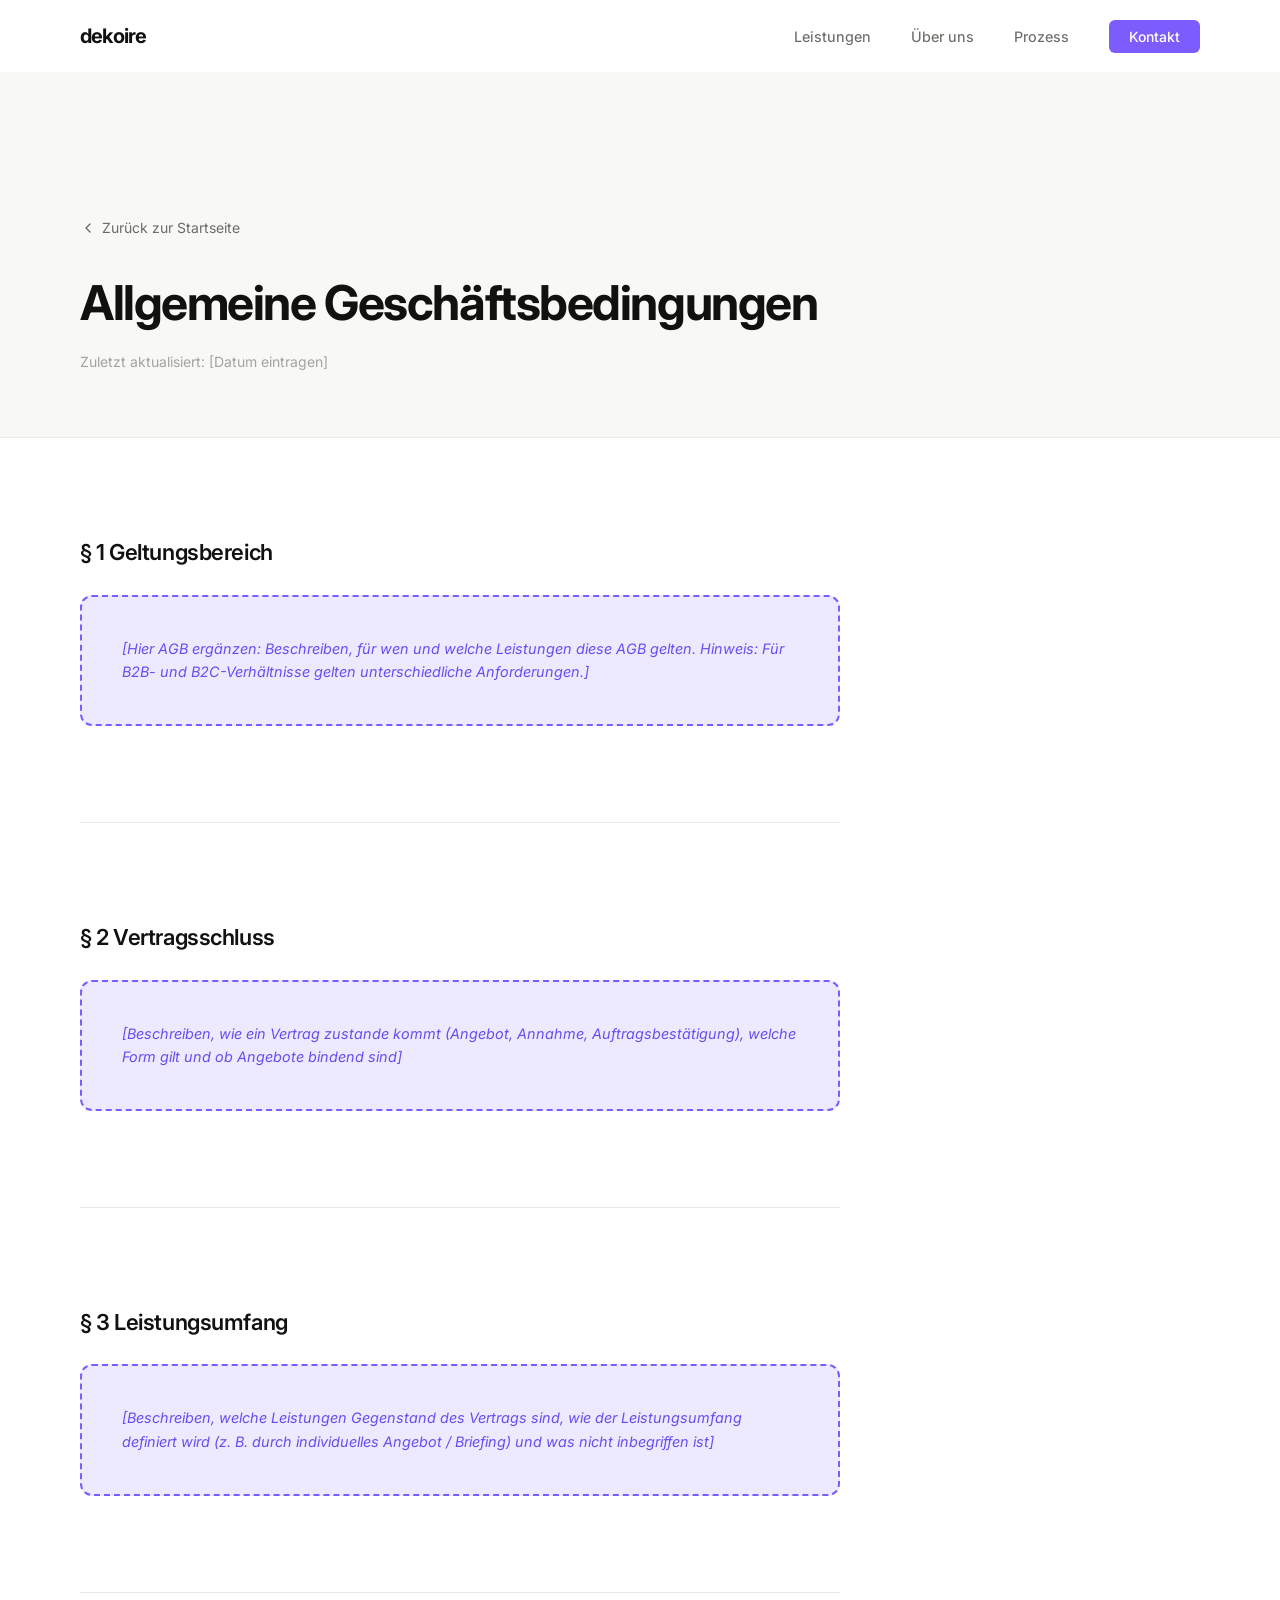
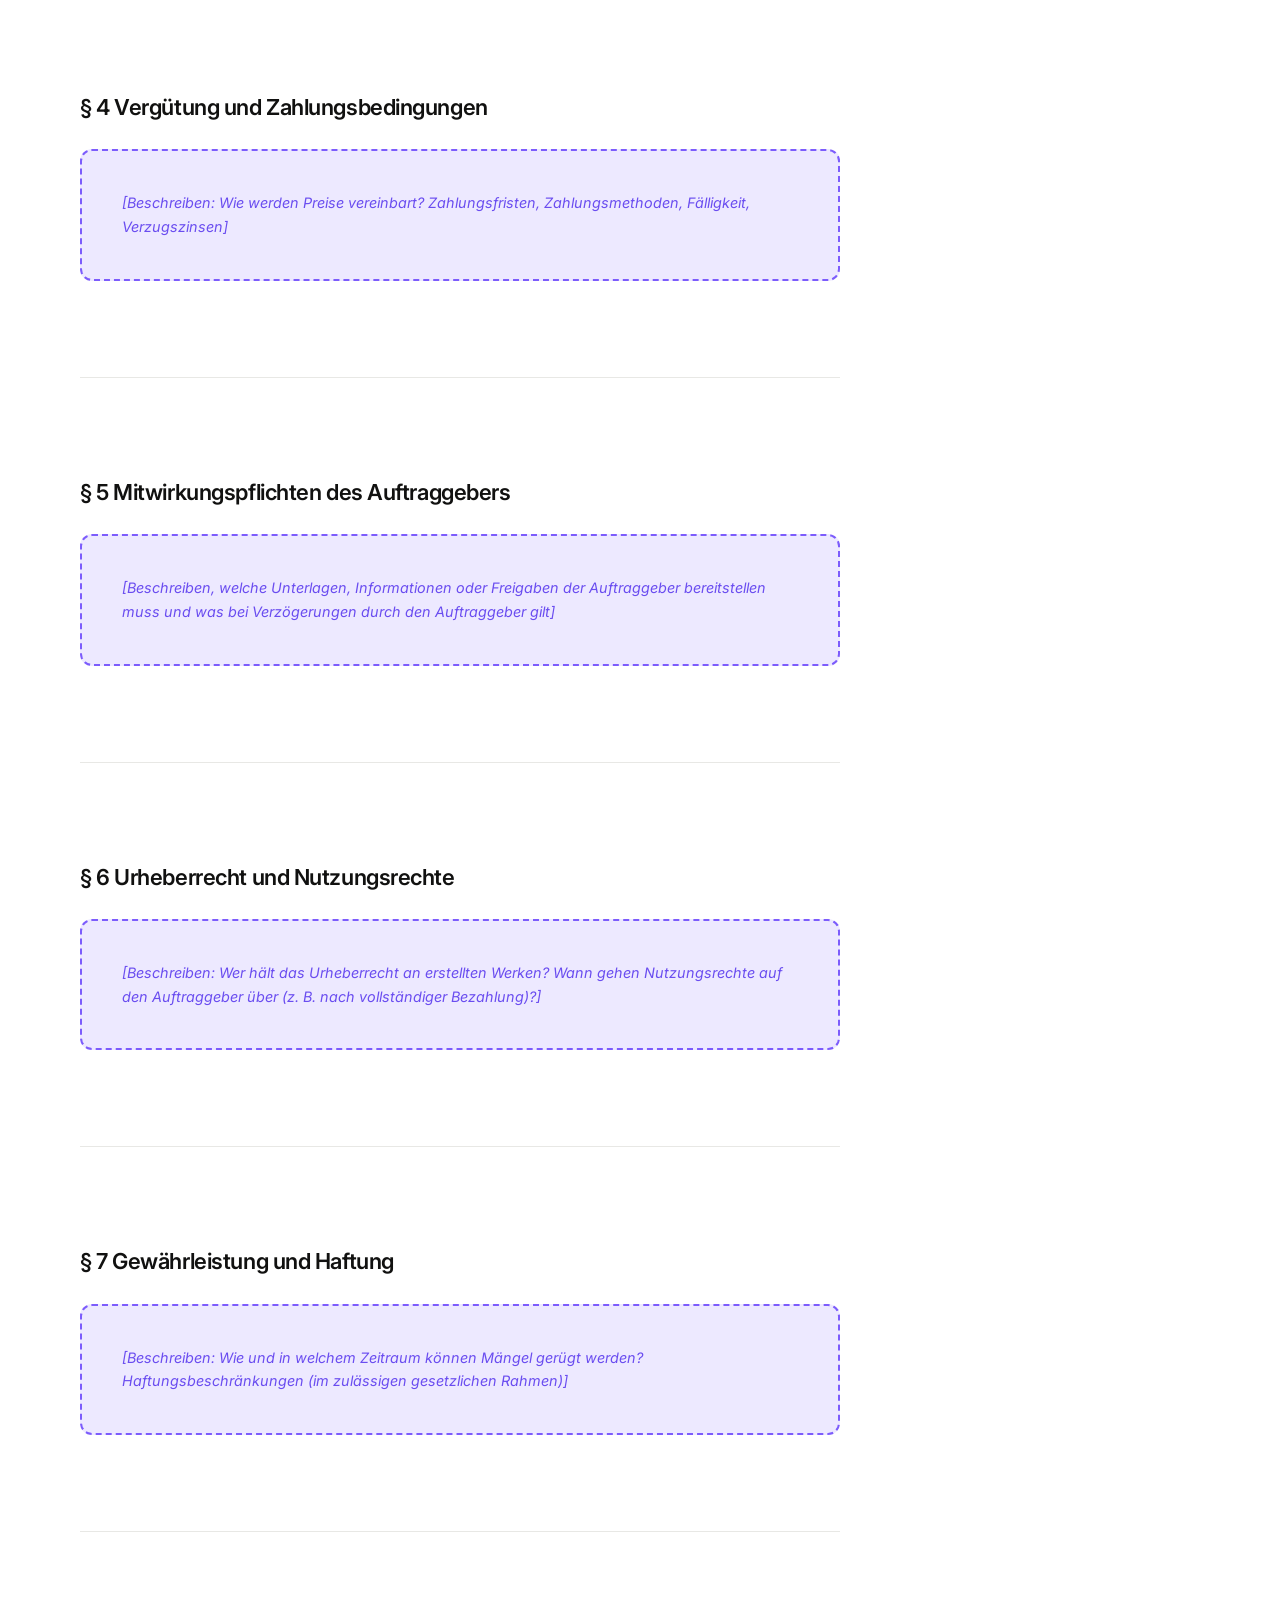
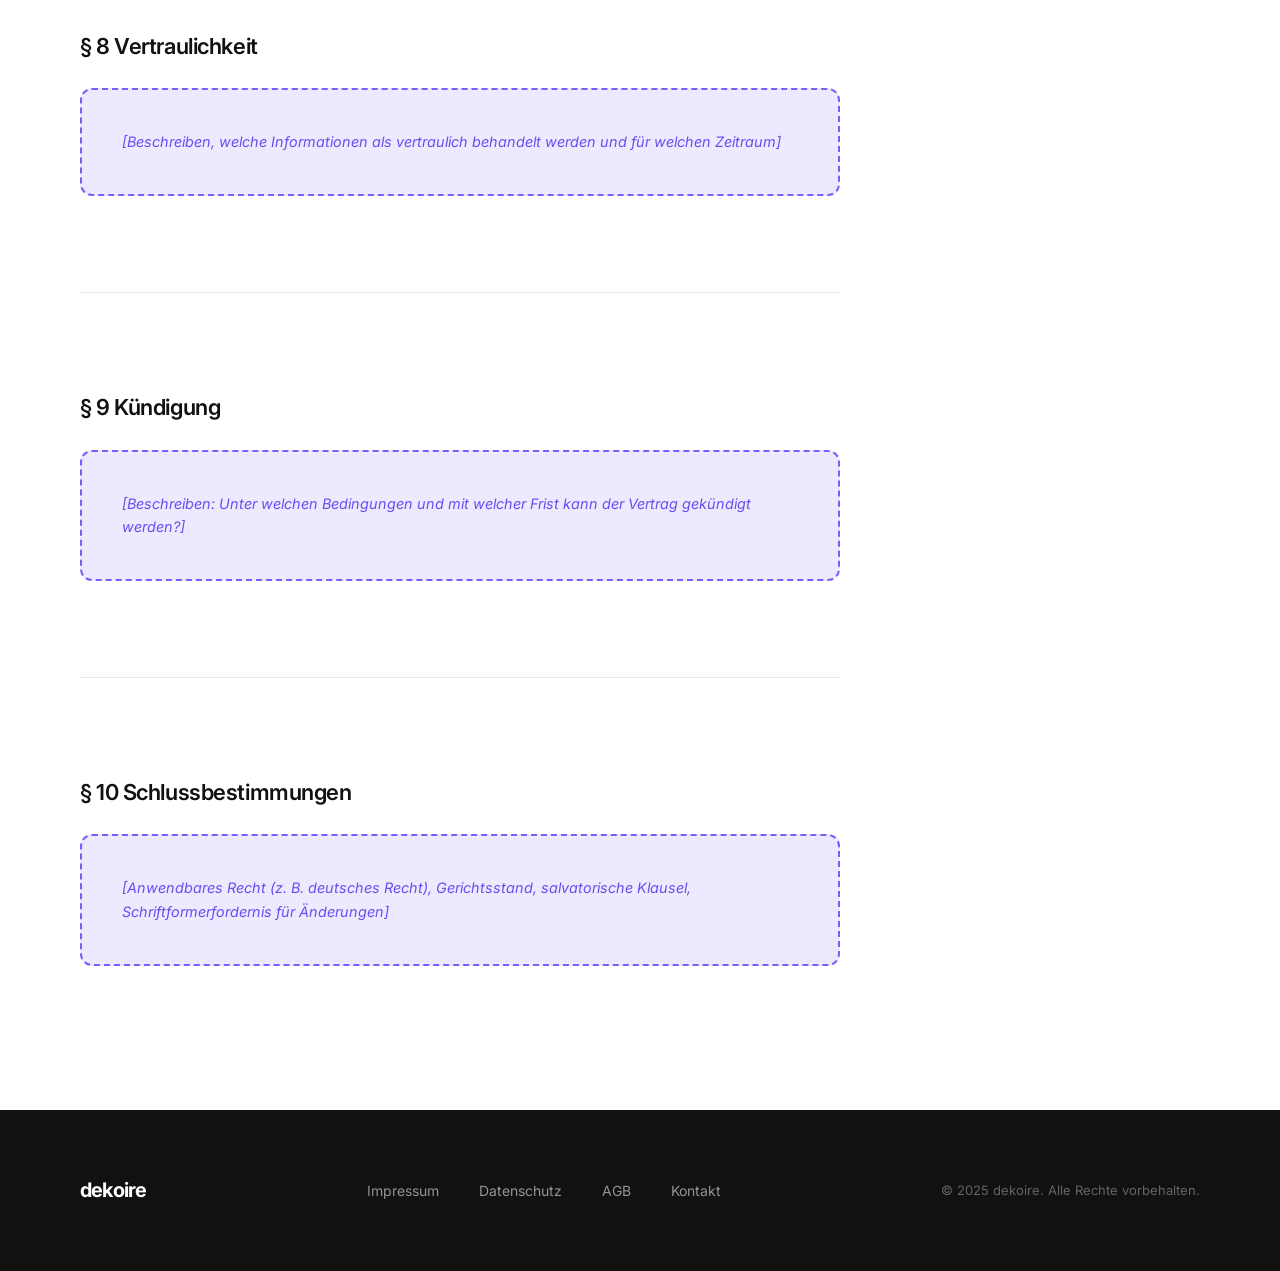
<file: agb.html>
<!DOCTYPE html>
<html lang="de">
<head>
  <meta charset="UTF-8">
  <meta name="viewport" content="width=device-width, initial-scale=1.0">
  <title>AGB – Dekoire</title>
  <link rel="preconnect" href="https://fonts.googleapis.com">
  <link rel="preconnect" href="https://fonts.gstatic.com" crossorigin>
  <link href="https://fonts.googleapis.com/css2?family=Inter:wght@300;400;500;600;700;800&display=swap" rel="stylesheet">
  <link rel="stylesheet" href="style.css">
</head>
<body class="legal-page">

<!-- Navigation -->
<nav class="nav nav--scrolled" id="nav">
  <div class="nav__inner">
    <a href="index.html" class="nav__logo">dekoire</a>
    <button class="nav__toggle" id="navToggle" aria-label="Menü öffnen" aria-expanded="false">
      <span></span><span></span><span></span>
    </button>
    <ul class="nav__links" id="navLinks">
      <li><a href="index.html#leistungen">Leistungen</a></li>
      <li><a href="index.html#about">Über uns</a></li>
      <li><a href="index.html#prozess">Prozess</a></li>
      <li><a href="index.html#kontakt" class="nav__cta">Kontakt</a></li>
    </ul>
  </div>
</nav>

<!-- Page Header -->
<header class="legal-hero">
  <div class="container">
    <a href="index.html" class="legal-back">
      <svg xmlns="http://www.w3.org/2000/svg" width="16" height="16" viewBox="0 0 24 24" fill="none" stroke="currentColor" stroke-width="2" stroke-linecap="round" stroke-linejoin="round" aria-hidden="true">
        <path d="m15 18-6-6 6-6"/>
      </svg>
      Zurück zur Startseite
    </a>
    <h1>Allgemeine Geschäftsbedingungen</h1>
    <p class="legal-hero__date">Zuletzt aktualisiert: [Datum eintragen]</p>
  </div>
</header>

<!-- Legal Content -->
<main>
  <div class="container">
    <div class="legal-body">

      <section class="legal-section">
        <h2>§ 1 Geltungsbereich</h2>
        <div class="placeholder">
          [Hier AGB ergänzen: Beschreiben, für wen und welche Leistungen diese AGB gelten. Hinweis: Für B2B- und B2C-Verhältnisse gelten unterschiedliche Anforderungen.]
        </div>
      </section>

      <section class="legal-section">
        <h2>§ 2 Vertragsschluss</h2>
        <div class="placeholder">
          [Beschreiben, wie ein Vertrag zustande kommt (Angebot, Annahme, Auftragsbestätigung), welche Form gilt und ob Angebote bindend sind]
        </div>
      </section>

      <section class="legal-section">
        <h2>§ 3 Leistungsumfang</h2>
        <div class="placeholder">
          [Beschreiben, welche Leistungen Gegenstand des Vertrags sind, wie der Leistungsumfang definiert wird (z. B. durch individuelles Angebot / Briefing) und was nicht inbegriffen ist]
        </div>
      </section>

      <section class="legal-section">
        <h2>§ 4 Vergütung und Zahlungsbedingungen</h2>
        <div class="placeholder">
          [Beschreiben: Wie werden Preise vereinbart? Zahlungsfristen, Zahlungsmethoden, Fälligkeit, Verzugszinsen]
        </div>
      </section>

      <section class="legal-section">
        <h2>§ 5 Mitwirkungspflichten des Auftraggebers</h2>
        <div class="placeholder">
          [Beschreiben, welche Unterlagen, Informationen oder Freigaben der Auftraggeber bereitstellen muss und was bei Verzögerungen durch den Auftraggeber gilt]
        </div>
      </section>

      <section class="legal-section">
        <h2>§ 6 Urheberrecht und Nutzungsrechte</h2>
        <div class="placeholder">
          [Beschreiben: Wer hält das Urheberrecht an erstellten Werken? Wann gehen Nutzungsrechte auf den Auftraggeber über (z. B. nach vollständiger Bezahlung)?]
        </div>
      </section>

      <section class="legal-section">
        <h2>§ 7 Gewährleistung und Haftung</h2>
        <div class="placeholder">
          [Beschreiben: Wie und in welchem Zeitraum können Mängel gerügt werden? Haftungsbeschränkungen (im zulässigen gesetzlichen Rahmen)]
        </div>
      </section>

      <section class="legal-section">
        <h2>§ 8 Vertraulichkeit</h2>
        <div class="placeholder">
          [Beschreiben, welche Informationen als vertraulich behandelt werden und für welchen Zeitraum]
        </div>
      </section>

      <section class="legal-section">
        <h2>§ 9 Kündigung</h2>
        <div class="placeholder">
          [Beschreiben: Unter welchen Bedingungen und mit welcher Frist kann der Vertrag gekündigt werden?]
        </div>
      </section>

      <section class="legal-section">
        <h2>§ 10 Schlussbestimmungen</h2>
        <div class="placeholder">
          [Anwendbares Recht (z. B. deutsches Recht), Gerichtsstand, salvatorische Klausel, Schriftformerfordernis für Änderungen]
        </div>
      </section>

    </div>
  </div>
</main>

<!-- Footer -->
<footer class="footer">
  <div class="container">
    <div class="footer__inner">
      <a href="index.html" class="footer__logo">dekoire</a>
      <nav class="footer__nav" aria-label="Footer-Navigation">
        <a href="impressum.html">Impressum</a>
        <a href="privacy.html">Datenschutz</a>
        <a href="agb.html">AGB</a>
        <a href="index.html#kontakt">Kontakt</a>
      </nav>
      <p class="footer__copy">&copy; 2025 dekoire. Alle Rechte vorbehalten.</p>
    </div>
  </div>
</footer>

<script src="script.js"></script>
</body>
</html>
</file>
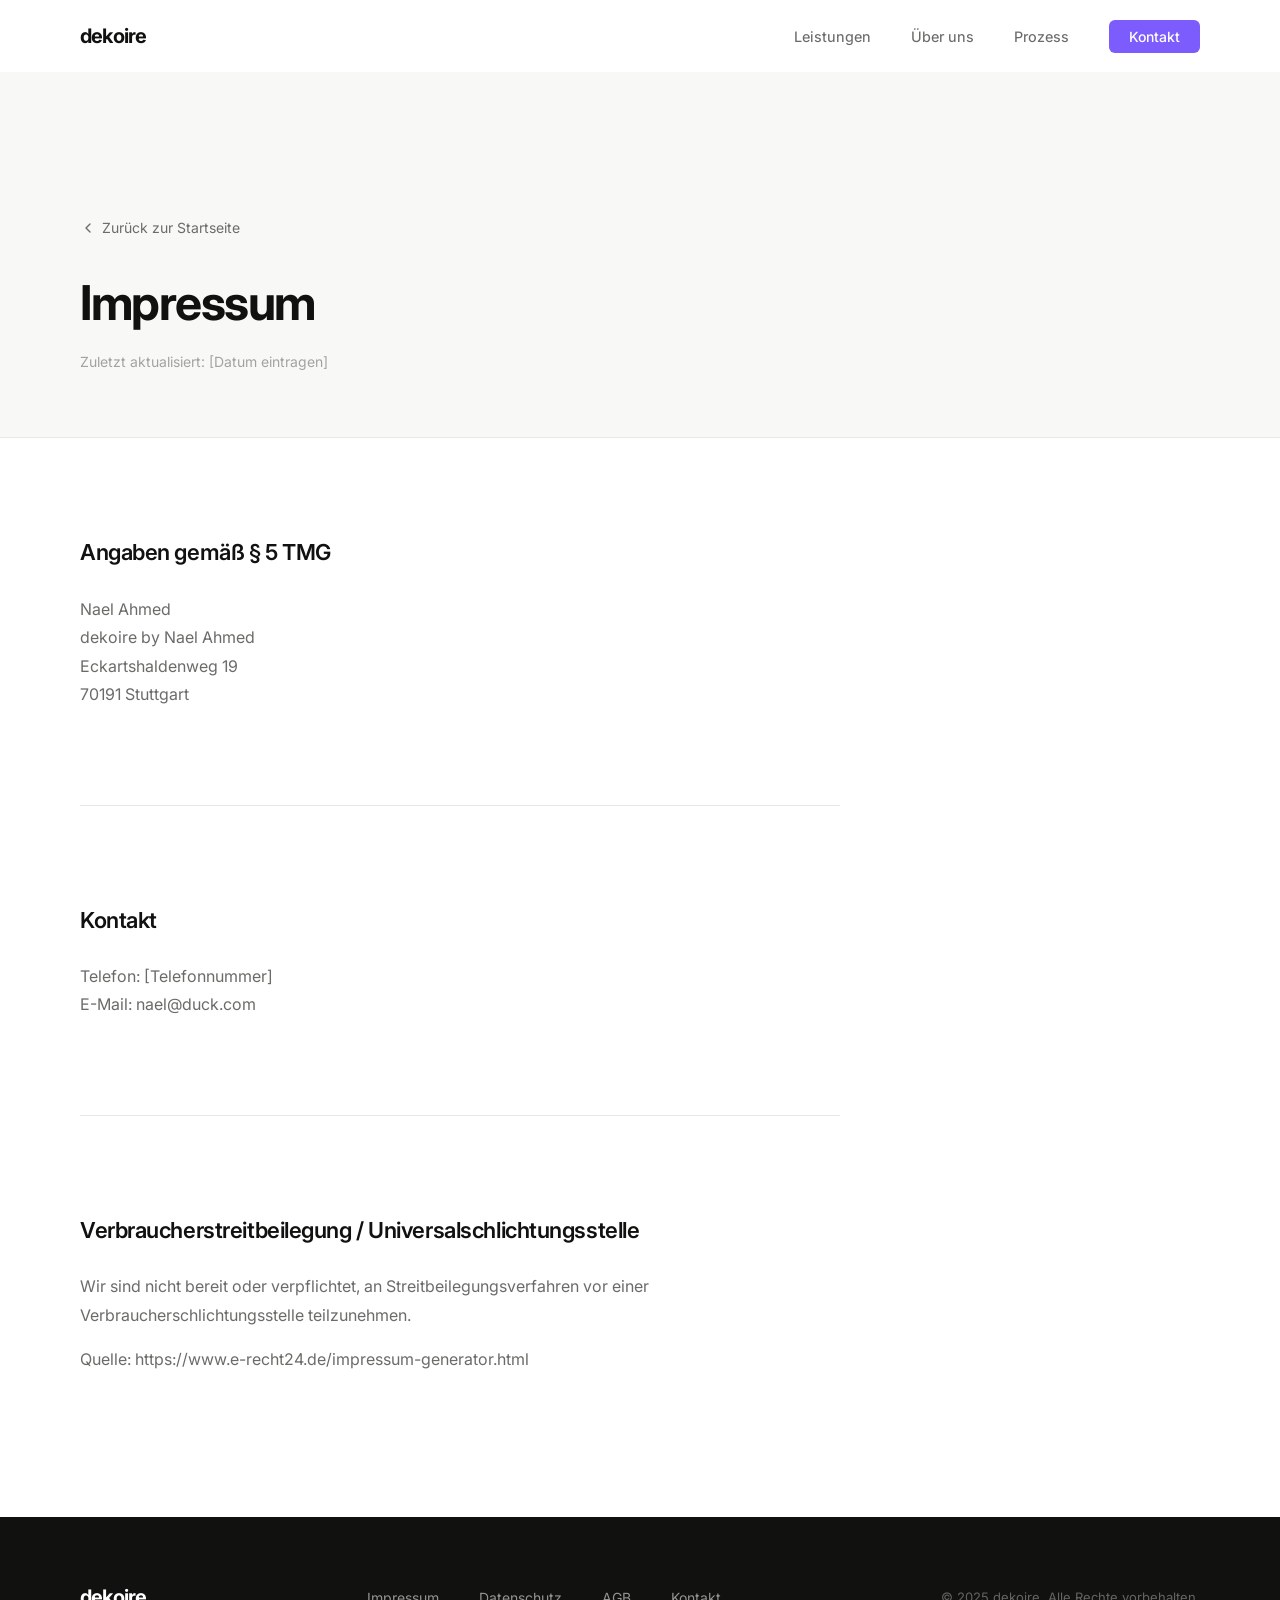
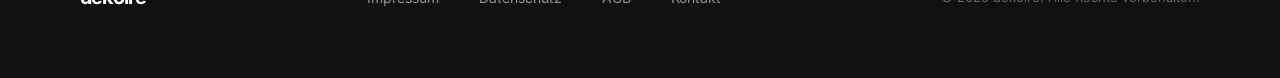
<file: impressum.html>
<!DOCTYPE html>
<html lang="de">
<head>
  <meta charset="UTF-8">
  <meta name="viewport" content="width=device-width, initial-scale=1.0">
  <title>Impressum – Dekoire</title>
  <link rel="preconnect" href="https://fonts.googleapis.com">
  <link rel="preconnect" href="https://fonts.gstatic.com" crossorigin>
  <link href="https://fonts.googleapis.com/css2?family=Inter:wght@300;400;500;600;700;800&display=swap" rel="stylesheet">
  <link rel="stylesheet" href="style.css">
</head>
<body class="legal-page">

<!-- Navigation -->
<nav class="nav nav--scrolled" id="nav">
  <div class="nav__inner">
    <a href="index.html" class="nav__logo">dekoire</a>
    <button class="nav__toggle" id="navToggle" aria-label="Menü öffnen" aria-expanded="false">
      <span></span><span></span><span></span>
    </button>
    <ul class="nav__links" id="navLinks">
      <li><a href="index.html#leistungen">Leistungen</a></li>
      <li><a href="index.html#about">Über uns</a></li>
      <li><a href="index.html#prozess">Prozess</a></li>
      <li><a href="index.html#kontakt" class="nav__cta">Kontakt</a></li>
    </ul>
  </div>
</nav>

<!-- Page Header -->
<header class="legal-hero">
  <div class="container">
    <a href="index.html" class="legal-back">
      <svg xmlns="http://www.w3.org/2000/svg" width="16" height="16" viewBox="0 0 24 24" fill="none" stroke="currentColor" stroke-width="2" stroke-linecap="round" stroke-linejoin="round" aria-hidden="true">
        <path d="m15 18-6-6 6-6"/>
      </svg>
      Zurück zur Startseite
    </a>
    <h1>Impressum</h1>
    <p class="legal-hero__date">Zuletzt aktualisiert: [Datum eintragen]</p>
  </div>
</header>

<!-- Legal Content -->
<main>
  <div class="container">
    <div class="legal-body">

      <section class="legal-section">
        <h2>Angaben gemäß § 5 TMG</h2>
        <p>
          Nael Ahmed<br>
          dekoire by Nael Ahmed<br>
          Eckartshaldenweg 19<br>
          70191 Stuttgart
        </p>
      </section>

      <section class="legal-section">
        <h2>Kontakt</h2>
        <p>
          Telefon: [Telefonnummer]<br>
          E-Mail: <a href="mailto:nael@duck.com">nael@duck.com</a>
        </p>
      </section>

      <section class="legal-section">
        <h2>Verbraucher&shy;streit&shy;beilegung / Universal&shy;schlichtungs&shy;stelle</h2>
        <p>Wir sind nicht bereit oder verpflichtet, an Streitbeilegungsverfahren vor einer Verbraucherschlichtungsstelle teilzunehmen.</p>
        <p>Quelle: <a href="https://www.e-recht24.de/impressum-generator.html" target="_blank" rel="noopener noreferrer">https://www.e-recht24.de/impressum-generator.html</a></p>
      </section>

    </div>
  </div>
</main>

<!-- Footer -->
<footer class="footer">
  <div class="container">
    <div class="footer__inner">
      <a href="index.html" class="footer__logo">dekoire</a>
      <nav class="footer__nav" aria-label="Footer-Navigation">
        <a href="impressum.html">Impressum</a>
        <a href="privacy.html">Datenschutz</a>
        <a href="agb.html">AGB</a>
        <a href="index.html#kontakt">Kontakt</a>
      </nav>
      <p class="footer__copy">&copy; 2025 dekoire. Alle Rechte vorbehalten.</p>
    </div>
  </div>
</footer>

<script src="script.js"></script>
</body>
</html>
</file>
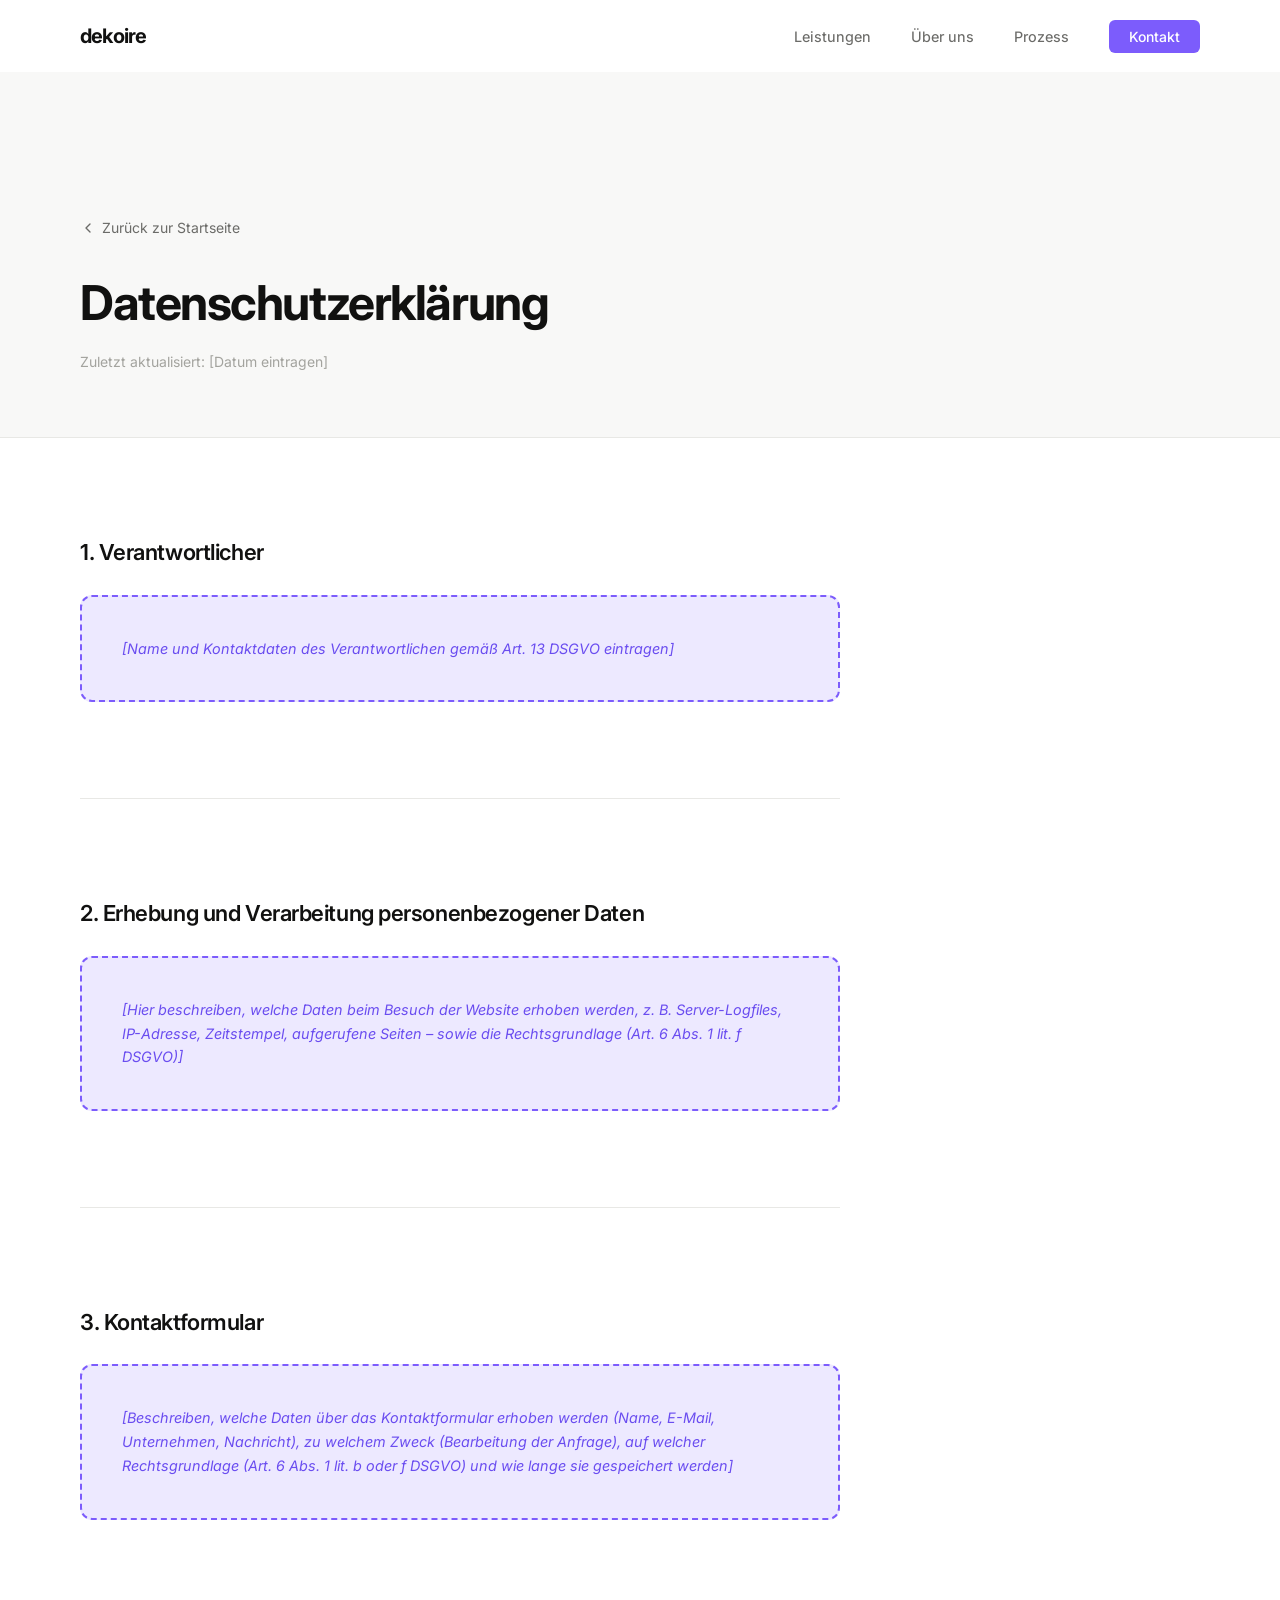
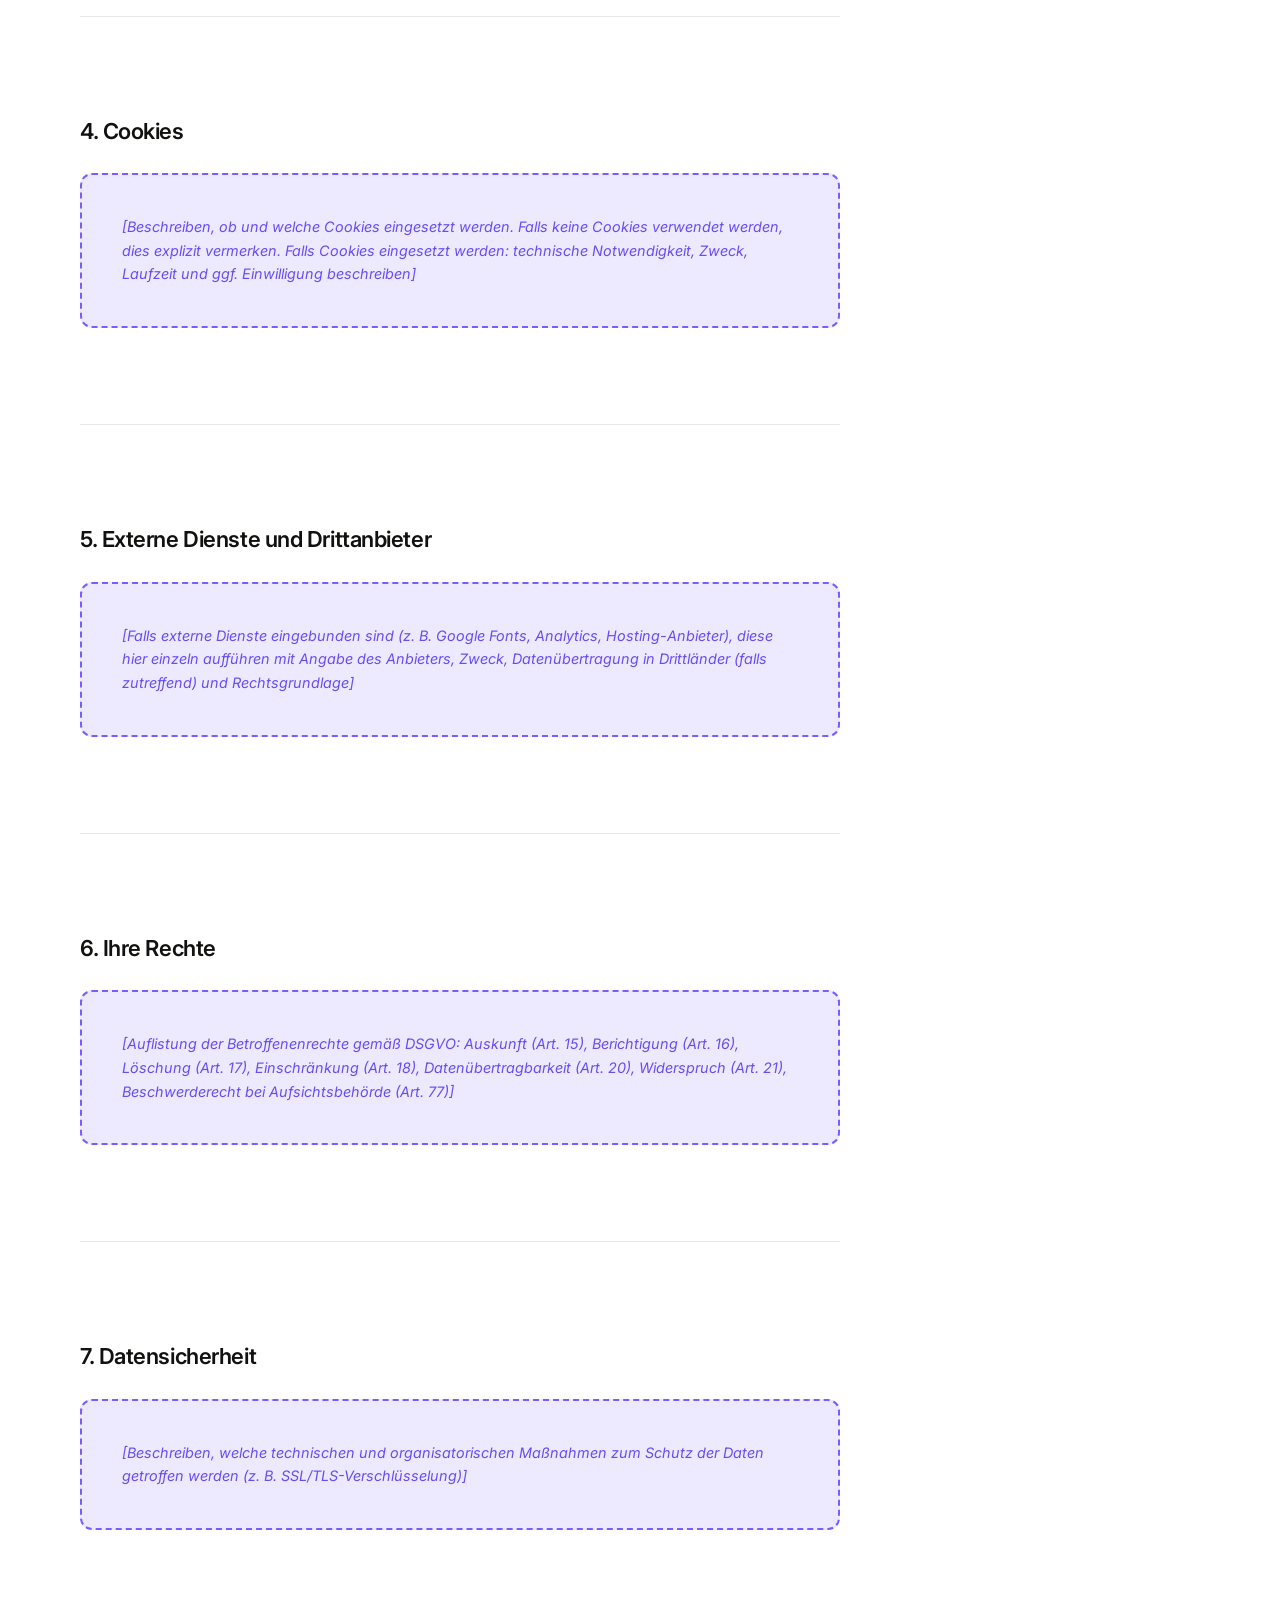
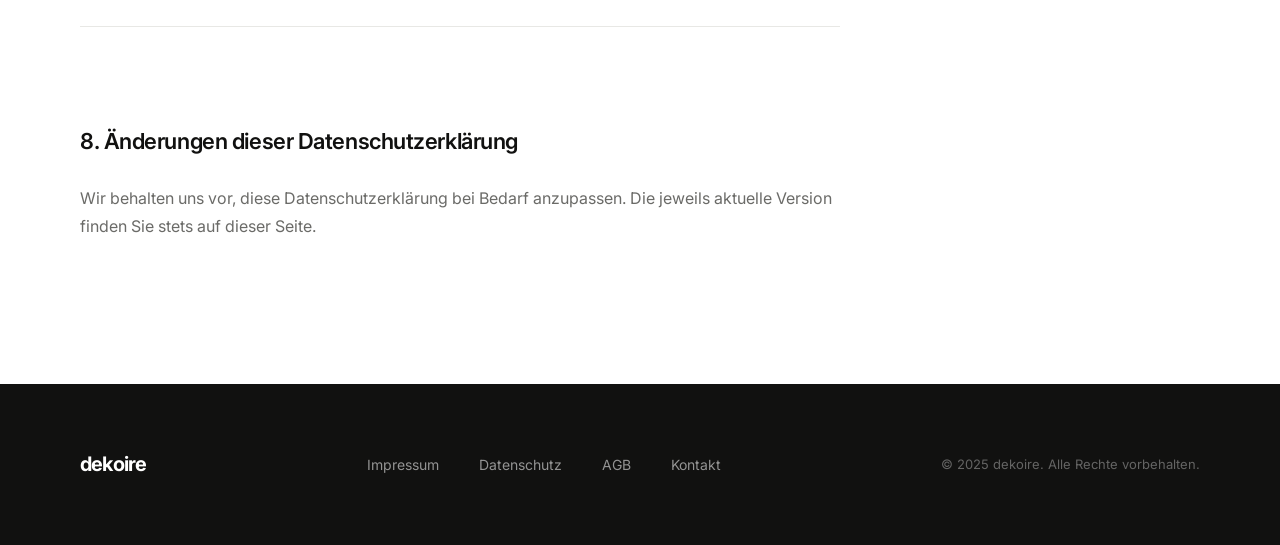
<file: privacy.html>
<!DOCTYPE html>
<html lang="de">
<head>
  <meta charset="UTF-8">
  <meta name="viewport" content="width=device-width, initial-scale=1.0">
  <title>Datenschutz – Dekoire</title>
  <link rel="preconnect" href="https://fonts.googleapis.com">
  <link rel="preconnect" href="https://fonts.gstatic.com" crossorigin>
  <link href="https://fonts.googleapis.com/css2?family=Inter:wght@300;400;500;600;700;800&display=swap" rel="stylesheet">
  <link rel="stylesheet" href="style.css">
</head>
<body class="legal-page">

<!-- Navigation -->
<nav class="nav nav--scrolled" id="nav">
  <div class="nav__inner">
    <a href="index.html" class="nav__logo">dekoire</a>
    <button class="nav__toggle" id="navToggle" aria-label="Menü öffnen" aria-expanded="false">
      <span></span><span></span><span></span>
    </button>
    <ul class="nav__links" id="navLinks">
      <li><a href="index.html#leistungen">Leistungen</a></li>
      <li><a href="index.html#about">Über uns</a></li>
      <li><a href="index.html#prozess">Prozess</a></li>
      <li><a href="index.html#kontakt" class="nav__cta">Kontakt</a></li>
    </ul>
  </div>
</nav>

<!-- Page Header -->
<header class="legal-hero">
  <div class="container">
    <a href="index.html" class="legal-back">
      <svg xmlns="http://www.w3.org/2000/svg" width="16" height="16" viewBox="0 0 24 24" fill="none" stroke="currentColor" stroke-width="2" stroke-linecap="round" stroke-linejoin="round" aria-hidden="true">
        <path d="m15 18-6-6 6-6"/>
      </svg>
      Zurück zur Startseite
    </a>
    <h1>Datenschutzerklärung</h1>
    <p class="legal-hero__date">Zuletzt aktualisiert: [Datum eintragen]</p>
  </div>
</header>

<!-- Legal Content -->
<main>
  <div class="container">
    <div class="legal-body">

      <section class="legal-section">
        <h2>1. Verantwortlicher</h2>
        <div class="placeholder">
          [Name und Kontaktdaten des Verantwortlichen gemäß Art. 13 DSGVO eintragen]
        </div>
      </section>

      <section class="legal-section">
        <h2>2. Erhebung und Verarbeitung personenbezogener Daten</h2>
        <div class="placeholder">
          [Hier beschreiben, welche Daten beim Besuch der Website erhoben werden, z. B. Server-Logfiles, IP-Adresse, Zeitstempel, aufgerufene Seiten – sowie die Rechtsgrundlage (Art. 6 Abs. 1 lit. f DSGVO)]
        </div>
      </section>

      <section class="legal-section">
        <h2>3. Kontaktformular</h2>
        <div class="placeholder">
          [Beschreiben, welche Daten über das Kontaktformular erhoben werden (Name, E-Mail, Unternehmen, Nachricht), zu welchem Zweck (Bearbeitung der Anfrage), auf welcher Rechtsgrundlage (Art. 6 Abs. 1 lit. b oder f DSGVO) und wie lange sie gespeichert werden]
        </div>
      </section>

      <section class="legal-section">
        <h2>4. Cookies</h2>
        <div class="placeholder">
          [Beschreiben, ob und welche Cookies eingesetzt werden. Falls keine Cookies verwendet werden, dies explizit vermerken. Falls Cookies eingesetzt werden: technische Notwendigkeit, Zweck, Laufzeit und ggf. Einwilligung beschreiben]
        </div>
      </section>

      <section class="legal-section">
        <h2>5. Externe Dienste und Drittanbieter</h2>
        <div class="placeholder">
          [Falls externe Dienste eingebunden sind (z. B. Google Fonts, Analytics, Hosting-Anbieter), diese hier einzeln aufführen mit Angabe des Anbieters, Zweck, Datenübertragung in Drittländer (falls zutreffend) und Rechtsgrundlage]
        </div>
      </section>

      <section class="legal-section">
        <h2>6. Ihre Rechte</h2>
        <div class="placeholder">
          [Auflistung der Betroffenenrechte gemäß DSGVO: Auskunft (Art. 15), Berichtigung (Art. 16), Löschung (Art. 17), Einschränkung (Art. 18), Datenübertragbarkeit (Art. 20), Widerspruch (Art. 21), Beschwerderecht bei Aufsichtsbehörde (Art. 77)]
        </div>
      </section>

      <section class="legal-section">
        <h2>7. Datensicherheit</h2>
        <div class="placeholder">
          [Beschreiben, welche technischen und organisatorischen Maßnahmen zum Schutz der Daten getroffen werden (z. B. SSL/TLS-Verschlüsselung)]
        </div>
      </section>

      <section class="legal-section">
        <h2>8. Änderungen dieser Datenschutzerklärung</h2>
        <p>Wir behalten uns vor, diese Datenschutzerklärung bei Bedarf anzupassen. Die jeweils aktuelle Version finden Sie stets auf dieser Seite.</p>
      </section>

    </div>
  </div>
</main>

<!-- Footer -->
<footer class="footer">
  <div class="container">
    <div class="footer__inner">
      <a href="index.html" class="footer__logo">dekoire</a>
      <nav class="footer__nav" aria-label="Footer-Navigation">
        <a href="impressum.html">Impressum</a>
        <a href="privacy.html">Datenschutz</a>
        <a href="agb.html">AGB</a>
        <a href="index.html#kontakt">Kontakt</a>
      </nav>
      <p class="footer__copy">&copy; 2025 dekoire. Alle Rechte vorbehalten.</p>
    </div>
  </div>
</footer>

<script src="script.js"></script>
</body>
</html>
</file>
<file: style.css>
/*
 * style.css – Dekoire Website
 *
 * Quick edits:
 * - Brand color (purple): --color-accent
 * - Background: --color-bg / --color-bg-soft
 * - Text: --color-text
 * - Max layout width: --max-width
 * - Font: --font-sans (also update Google Fonts link in HTML)
 */

/* ============================================================
   CSS VARIABLES
============================================================ */
:root {
  /* Colors */
  --color-bg:           #ffffff;
  --color-bg-soft:      #f8f8f7;
  --color-bg-subtle:    #f2f1ef;
  --color-text:         #111110;
  --color-text-muted:   #6b6b68;
  --color-text-light:   #a3a39e;

  /* Accent – change this single value to retheme the whole site */
  --color-accent:       #7c5cfc;
  --color-accent-light: #ede9ff;
  --color-accent-hover: #6a4df0;

  --color-border:       #e8e8e5;
  --color-border-mid:   #d4d4cf;

  --shadow-sm: 0 1px 3px rgba(0,0,0,0.06), 0 1px 2px rgba(0,0,0,0.04);
  --shadow-md: 0 4px 16px rgba(0,0,0,0.08), 0 2px 6px rgba(0,0,0,0.04);
  --shadow-lg: 0 12px 40px rgba(0,0,0,0.10), 0 4px 12px rgba(0,0,0,0.05);

  /* Typography */
  --font-sans: 'Inter', -apple-system, BlinkMacSystemFont, 'Segoe UI', system-ui, sans-serif;

  /* Spacing */
  --sp-xs:  0.5rem;
  --sp-sm:  1rem;
  --sp-md:  1.5rem;
  --sp-lg:  2.5rem;
  --sp-xl:  4rem;
  --sp-2xl: 6rem;
  --sp-3xl: 9rem;

  /* Layout */
  --max-width:  1200px;
  --nav-height: 72px;
  --radius-sm:  6px;
  --radius-md:  12px;
  --radius-lg:  20px;
  --radius-xl:  28px;

  --transition:      0.22s ease;
  --transition-slow: 0.38s ease;
}

/* ============================================================
   RESET
============================================================ */
*, *::before, *::after { box-sizing: border-box; margin: 0; padding: 0; }

html {
  scroll-behavior: smooth;
  scroll-padding-top: calc(var(--nav-height) + 20px);
  -webkit-text-size-adjust: 100%;
}

body {
  font-family: var(--font-sans);
  font-size: 1rem;
  line-height: 1.65;
  color: var(--color-text);
  background: var(--color-bg);
  -webkit-font-smoothing: antialiased;
  -moz-osx-font-smoothing: grayscale;
  overflow-x: hidden;
}

img  { max-width: 100%; height: auto; display: block; }
a    { color: inherit; text-decoration: none; }
ul   { list-style: none; }
button { cursor: pointer; border: none; background: none; font-family: inherit; }

/* ============================================================
   LAYOUT
============================================================ */
.container {
  max-width: var(--max-width);
  margin: 0 auto;
  padding: 0 var(--sp-lg);
}

.section { padding: var(--sp-3xl) 0; }

.section__header {
  text-align: center;
  margin-bottom: var(--sp-2xl);
  max-width: 640px;
  margin-left: auto;
  margin-right: auto;
}

.section__label {
  display: inline-block;
  font-size: 0.75rem;
  font-weight: 600;
  letter-spacing: 0.12em;
  text-transform: uppercase;
  color: var(--color-accent);
  margin-bottom: var(--sp-sm);
}

.section__title {
  font-size: clamp(2rem, 4vw, 3rem);
  font-weight: 700;
  line-height: 1.12;
  letter-spacing: -0.025em;
  margin-bottom: var(--sp-sm);
}

.section__sub {
  font-size: 1.05rem;
  color: var(--color-text-muted);
  line-height: 1.7;
}

/* ============================================================
   BUTTONS
============================================================ */
.btn {
  display: inline-flex;
  align-items: center;
  justify-content: center;
  gap: 0.5rem;
  padding: 0.875rem 2rem;
  border-radius: var(--radius-md);
  font-size: 0.9375rem;
  font-weight: 500;
  letter-spacing: -0.01em;
  transition: all var(--transition);
  white-space: nowrap;
  cursor: pointer;
}

.btn--primary {
  background: var(--color-accent);
  color: #fff;
  box-shadow: 0 2px 8px rgba(124,92,252,0.28);
}
.btn--primary:hover {
  background: var(--color-accent-hover);
  box-shadow: 0 4px 20px rgba(124,92,252,0.38);
  transform: translateY(-1px);
}
.btn--primary:active { transform: translateY(0); }

.btn--ghost {
  background: transparent;
  color: var(--color-text);
  border: 1.5px solid var(--color-border-mid);
}
.btn--ghost:hover {
  border-color: var(--color-accent);
  color: var(--color-accent);
  background: var(--color-accent-light);
}

.btn--full { width: 100%; }

/* ============================================================
   NAVIGATION
============================================================ */
.nav {
  position: fixed;
  top: 0; left: 0; right: 0;
  z-index: 100;
  height: var(--nav-height);
  transition: background var(--transition), box-shadow var(--transition);
}

.nav.nav--scrolled {
  background: rgba(255,255,255,0.93);
  backdrop-filter: blur(14px);
  -webkit-backdrop-filter: blur(14px);
  box-shadow: 0 1px 0 var(--color-border), var(--shadow-sm);
}

.nav__inner {
  max-width: var(--max-width);
  margin: 0 auto;
  padding: 0 var(--sp-lg);
  height: 100%;
  display: flex;
  align-items: center;
  justify-content: space-between;
  gap: var(--sp-lg);
}

.nav__logo {
  font-size: 1.25rem;
  font-weight: 700;
  letter-spacing: -0.04em;
  color: var(--color-text);
  transition: color var(--transition);
}
.nav__logo:hover { color: var(--color-accent); }

.nav__links {
  display: flex;
  align-items: center;
  gap: var(--sp-lg);
}

.nav__links a {
  font-size: 0.9rem;
  font-weight: 450;
  color: var(--color-text-muted);
  transition: color var(--transition);
}
.nav__links a:hover { color: var(--color-text); }

.nav__cta {
  background: var(--color-accent) !important;
  color: #fff !important;
  padding: 0.5rem 1.25rem !important;
  border-radius: var(--radius-sm) !important;
  font-size: 0.875rem !important;
  font-weight: 500 !important;
}
.nav__cta:hover { background: var(--color-accent-hover) !important; }

/* Mobile toggle */
.nav__toggle {
  display: none;
  flex-direction: column;
  gap: 5px;
  width: 28px;
  padding: 4px;
  background: none;
  border: none;
}
.nav__toggle span {
  display: block;
  height: 1.5px;
  background: var(--color-text);
  border-radius: 2px;
  transition: all var(--transition);
  transform-origin: center;
}
.nav__toggle.is-open span:nth-child(1) { transform: rotate(45deg) translate(4.5px, 4.5px); }
.nav__toggle.is-open span:nth-child(2) { opacity: 0; transform: scaleX(0); }
.nav__toggle.is-open span:nth-child(3) { transform: rotate(-45deg) translate(4.5px, -4.5px); }

@media (max-width: 768px) {
  .nav__inner { padding: 0 var(--sp-sm); }
  .nav__toggle { display: flex; }

  .nav__links {
    position: absolute;
    top: var(--nav-height);
    left: 0; right: 0;
    background: rgba(255,255,255,0.97);
    backdrop-filter: blur(14px);
    -webkit-backdrop-filter: blur(14px);
    flex-direction: column;
    align-items: stretch;
    gap: 0;
    padding: var(--sp-xs) var(--sp-sm);
    border-bottom: 1px solid var(--color-border);
    box-shadow: var(--shadow-md);
    display: none;
  }
  .nav__links.is-open { display: flex; }
  .nav__links li { width: 100%; }
  .nav__links a {
    display: block;
    padding: 0.875rem 0.5rem;
    font-size: 1rem;
    border-bottom: 1px solid var(--color-border);
    color: var(--color-text);
  }
  .nav__links li:last-child a { border-bottom: none; }
  .nav__cta {
    background: transparent !important;
    color: var(--color-accent) !important;
    padding: 0.875rem 0.5rem !important;
    border-radius: 0 !important;
  }
}

/* ============================================================
   HERO
============================================================ */
.hero {
  min-height: 100svh;
  display: flex;
  flex-direction: column;
  justify-content: center;
  padding-top: var(--nav-height);
  background: var(--color-bg);
  position: relative;
  overflow: hidden;
}

/* Subtle radial purple wash in the upper-right corner */
.hero::before {
  content: '';
  position: absolute;
  top: -10%; right: -5%;
  width: 55%; height: 75%;
  background: radial-gradient(ellipse at 60% 35%, rgba(124,92,252,0.07) 0%, transparent 70%);
  pointer-events: none;
}

.hero__content {
  max-width: var(--max-width);
  margin: 0 auto;
  padding: var(--sp-2xl) var(--sp-lg);
  display: grid;
  grid-template-columns: 1fr 1fr;
  align-items: center;
  gap: var(--sp-2xl);
  width: 100%;
}

.hero__eyebrow {
  font-size: 0.78rem;
  font-weight: 600;
  letter-spacing: 0.12em;
  text-transform: uppercase;
  color: var(--color-accent);
  margin-bottom: var(--sp-md);
}

.hero__headline {
  font-size: clamp(2.8rem, 5.5vw, 5rem);
  font-weight: 800;
  line-height: 1.04;
  letter-spacing: -0.04em;
  color: var(--color-text);
  margin-bottom: var(--sp-md);
}

.hero__sub {
  font-size: 1.125rem;
  color: var(--color-text-muted);
  line-height: 1.72;
  max-width: 460px;
  margin-bottom: var(--sp-lg);
}

.hero__actions {
  display: flex;
  gap: var(--sp-sm);
  flex-wrap: wrap;
}

/* Image column */
.hero__visual { position: relative; }

.hero__img-wrap {
  position: relative;
  border-radius: var(--radius-xl);
  overflow: hidden;
  aspect-ratio: 4/5;
  box-shadow: var(--shadow-lg);
  background: linear-gradient(140deg, var(--color-bg-subtle) 0%, var(--color-accent-light) 100%);
}

/* Subtle grid pattern on placeholder */
.hero__img-wrap::before {
  content: '';
  position: absolute;
  inset: 0;
  background-image:
    linear-gradient(rgba(124,92,252,0.07) 1px, transparent 1px),
    linear-gradient(90deg, rgba(124,92,252,0.07) 1px, transparent 1px);
  background-size: 32px 32px;
  z-index: 0;
}

.hero__img {
  position: absolute;
  inset: 0;
  width: 100%; height: 100%;
  object-fit: cover;
  z-index: 2;
}

.hero__img-hint {
  position: absolute;
  inset: 0;
  z-index: 1;
  display: flex;
  flex-direction: column;
  align-items: center;
  justify-content: center;
  gap: 0.6rem;
}

.hero__img-hint span {
  font-size: 0.75rem;
  font-weight: 500;
  color: var(--color-text-light);
  letter-spacing: 0.06em;
  text-transform: uppercase;
  border: 1.5px dashed var(--color-border-mid);
  padding: 0.65rem 1.25rem;
  border-radius: var(--radius-sm);
  background: rgba(255,255,255,0.6);
}

.hero__badge {
  position: absolute;
  bottom: -1.5rem;
  left: -1.5rem;
  background: var(--color-bg);
  border: 1px solid var(--color-border);
  border-radius: var(--radius-md);
  padding: 1rem 1.5rem;
  font-size: 0.875rem;
  font-weight: 500;
  color: var(--color-text);
  display: flex;
  align-items: center;
  gap: 0.6rem;
  box-shadow: var(--shadow-md);
  z-index: 3;
}

.hero__badge-dot {
  width: 8px; height: 8px;
  background: var(--color-accent);
  border-radius: 50%;
  animation: pulse-dot 2.2s ease infinite;
}

@keyframes pulse-dot {
  0%, 100% { opacity: 1; transform: scale(1); }
  50%       { opacity: 0.5; transform: scale(0.75); }
}

.hero__scroll-indicator {
  position: absolute;
  bottom: var(--sp-lg);
  left: 50%;
  transform: translateX(-50%);
}

.hero__scroll-indicator span {
  display: block;
  width: 1.5px;
  height: 48px;
  background: linear-gradient(to bottom, var(--color-border-mid), transparent);
  animation: scroll-fade 2s ease infinite;
}

@keyframes scroll-fade {
  0%   { opacity: 0; transform: scaleY(0); transform-origin: top; }
  50%  { opacity: 1; }
  100% { opacity: 0; transform: scaleY(1); transform-origin: top; }
}

@media (max-width: 960px) {
  .hero__content {
    grid-template-columns: 1fr;
    text-align: center;
    gap: var(--sp-xl);
    padding: var(--sp-xl) var(--sp-sm);
  }
  .hero__text  { order: 1; }
  .hero__visual { order: 0; max-width: 380px; margin: 0 auto; }
  .hero__sub   { margin-left: auto; margin-right: auto; }
  .hero__actions { justify-content: center; }
  .hero__badge {
    bottom: -1rem;
    left: 50%;
    transform: translateX(-50%);
    white-space: nowrap;
  }
}

/* ============================================================
   SERVICES
============================================================ */
.services { background: var(--color-bg-soft); }

.services__grid {
  display: grid;
  grid-template-columns: repeat(4, 1fr);
  gap: var(--sp-md);
}

/* AI card (last) spans 2 columns — acts as a featured closing card */
.service-card:last-child { grid-column: span 2; }

.service-card {
  background: var(--color-bg);
  border: 1px solid var(--color-border);
  border-radius: var(--radius-lg);
  padding: var(--sp-lg);
  transition: all var(--transition-slow);
  position: relative;
  overflow: hidden;
}

.service-card::after {
  content: '';
  position: absolute;
  top: 0; left: 0; right: 0;
  height: 3px;
  background: var(--color-accent);
  transform: scaleX(0);
  transform-origin: left;
  transition: transform var(--transition-slow);
  border-radius: 0 0 2px 2px;
}

.service-card:hover {
  box-shadow: var(--shadow-md);
  transform: translateY(-3px);
  border-color: var(--color-border-mid);
}
.service-card:hover::after { transform: scaleX(1); }

/* Accent card (AI) */
.service-card--accent {
  background: var(--color-accent);
  border-color: var(--color-accent);
  color: #fff;
}
.service-card--accent .service-card__desc { color: rgba(255,255,255,0.82); }
.service-card--accent .service-card__icon {
  background: rgba(255,255,255,0.18);
  color: #fff;
}
.service-card--accent::after { background: rgba(255,255,255,0.3); }
.service-card--accent:hover  { box-shadow: 0 8px 32px rgba(124,92,252,0.35); }

.service-card__icon {
  width: 48px; height: 48px;
  background: var(--color-accent-light);
  color: var(--color-accent);
  border-radius: var(--radius-sm);
  display: flex;
  align-items: center;
  justify-content: center;
  margin-bottom: var(--sp-md);
}

.service-card__title {
  font-size: 1.0625rem;
  font-weight: 600;
  letter-spacing: -0.015em;
  margin-bottom: 0.5rem;
}

.service-card__desc {
  font-size: 0.9rem;
  color: var(--color-text-muted);
  line-height: 1.65;
}

@media (max-width: 960px) {
  .services__grid { grid-template-columns: repeat(2, 1fr); }
  .service-card:last-child { grid-column: span 2; }
}

@media (max-width: 540px) {
  .services__grid { grid-template-columns: 1fr; }
  .service-card:last-child { grid-column: span 1; }
}

/* ============================================================
   ABOUT
============================================================ */
.about__inner {
  display: grid;
  grid-template-columns: 1fr 1.1fr;
  gap: var(--sp-3xl);
  align-items: center;
}

.about__visual { position: relative; }

.about__img-wrap {
  position: relative;
  border-radius: var(--radius-xl);
  overflow: hidden;
  aspect-ratio: 3/4;
  box-shadow: var(--shadow-lg);
  background: linear-gradient(160deg, var(--color-bg-subtle) 0%, var(--color-accent-light) 100%);
}

.about__img-wrap::before {
  content: '';
  position: absolute;
  inset: 0;
  background-image:
    linear-gradient(rgba(124,92,252,0.06) 1px, transparent 1px),
    linear-gradient(90deg, rgba(124,92,252,0.06) 1px, transparent 1px);
  background-size: 28px 28px;
  z-index: 0;
}

.about__img {
  position: absolute;
  inset: 0; width: 100%; height: 100%;
  object-fit: cover;
  z-index: 2;
}

.about__img-hint {
  position: absolute;
  inset: 0; z-index: 1;
  display: flex; align-items: center; justify-content: center;
}

.about__img-hint span {
  font-size: 0.75rem;
  font-weight: 500;
  color: var(--color-text-light);
  letter-spacing: 0.06em;
  text-transform: uppercase;
  border: 1.5px dashed var(--color-border-mid);
  padding: 0.65rem 1.25rem;
  border-radius: var(--radius-sm);
  background: rgba(255,255,255,0.6);
}

.about__tag {
  position: absolute;
  bottom: -1.5rem;
  right: -1.5rem;
  background: var(--color-text);
  color: #fff;
  padding: 1.25rem 1.75rem;
  border-radius: var(--radius-md);
  font-size: 0.875rem;
  font-weight: 500;
  max-width: 200px;
  line-height: 1.45;
  z-index: 3;
}

.about__label { margin-bottom: var(--sp-sm); }

.about__title {
  font-size: clamp(1.75rem, 3vw, 2.5rem);
  font-weight: 700;
  letter-spacing: -0.03em;
  line-height: 1.15;
  margin-bottom: var(--sp-md);
}

.about__text {
  font-size: 1.0625rem;
  color: var(--color-text-muted);
  line-height: 1.75;
  margin-bottom: var(--sp-md);
}

.about__pillars {
  display: flex;
  gap: var(--sp-lg);
  margin-top: var(--sp-lg);
  flex-wrap: wrap;
}

.pillar { display: flex; flex-direction: column; gap: 0.45rem; }

.pillar__line {
  height: 3px; width: 28px;
  background: var(--color-accent);
  border-radius: 2px;
}

.pillar span {
  font-size: 0.875rem;
  font-weight: 600;
  color: var(--color-text-muted);
}

@media (max-width: 900px) {
  .about__inner { grid-template-columns: 1fr; gap: var(--sp-2xl); }
  .about__visual { max-width: 420px; margin: 0 auto; }
  .about__tag { bottom: -1rem; right: 0; }
}

/* ============================================================
   EXPERTISE
============================================================ */
.expertise { background: var(--color-bg-soft); }

.expertise__grid {
  display: grid;
  grid-template-columns: repeat(3, 1fr);
  border: 1px solid var(--color-border);
  border-radius: var(--radius-lg);
  overflow: hidden;
}

.expertise__item {
  padding: var(--sp-xl) var(--sp-lg);
  border-right: 1px solid var(--color-border);
  border-bottom: 1px solid var(--color-border);
  background: var(--color-bg);
  transition: background var(--transition);
}

.expertise__item:hover { background: var(--color-bg-soft); }
.expertise__item:nth-child(3n)  { border-right: none; }
.expertise__item:nth-child(n+4) { border-bottom: none; }

.expertise__num {
  font-size: 0.72rem;
  font-weight: 700;
  letter-spacing: 0.12em;
  color: var(--color-accent);
  margin-bottom: var(--sp-md);
  display: block;
}

.expertise__item h3 {
  font-size: 1.0625rem;
  font-weight: 600;
  letter-spacing: -0.01em;
  line-height: 1.3;
  margin-bottom: 0.6rem;
}

.expertise__item p {
  font-size: 0.9rem;
  color: var(--color-text-muted);
  line-height: 1.65;
}

@media (max-width: 900px) {
  .expertise__grid { grid-template-columns: repeat(2, 1fr); }
  .expertise__item:nth-child(3n)  { border-right: 1px solid var(--color-border); }
  .expertise__item:nth-child(2n)  { border-right: none; }
  .expertise__item:nth-child(n+5) { border-bottom: none; }
}

@media (max-width: 540px) {
  .expertise__grid { grid-template-columns: 1fr; }
  .expertise__item { border-right: none; }
  .expertise__item:nth-child(n+1) { border-right: none; }
  .expertise__item:last-child { border-bottom: none; }
}

/* ============================================================
   PROCESS
============================================================ */
.process__steps {
  display: flex;
  align-items: flex-start;
  justify-content: center;
  margin-top: var(--sp-2xl);
}

.process__step {
  flex: 1;
  text-align: center;
  padding: 0 var(--sp-md);
  max-width: 240px;
}

.process__step-num {
  width: 56px; height: 56px;
  border: 2px solid var(--color-accent);
  border-radius: 50%;
  display: flex;
  align-items: center;
  justify-content: center;
  font-size: 0.78rem;
  font-weight: 700;
  letter-spacing: 0.06em;
  color: var(--color-accent);
  margin: 0 auto var(--sp-md);
}

.process__step h3 {
  font-size: 1.0625rem;
  font-weight: 600;
  letter-spacing: -0.01em;
  margin-bottom: 0.5rem;
}

.process__step p {
  font-size: 0.9rem;
  color: var(--color-text-muted);
  line-height: 1.65;
}

.process__connector {
  flex-shrink: 0;
  width: 60px;
  height: 1.5px;
  background: var(--color-border-mid);
  margin-top: 27px;
  position: relative;
}

.process__connector::after {
  content: '';
  position: absolute;
  right: -5px; top: -4px;
  width: 0; height: 0;
  border-top: 5px solid transparent;
  border-bottom: 5px solid transparent;
  border-left: 7px solid var(--color-border-mid);
}

@media (max-width: 800px) {
  .process__steps {
    flex-direction: column;
    align-items: center;
    gap: 0;
  }
  .process__step { max-width: 360px; padding: var(--sp-md) var(--sp-sm); }
  .process__connector {
    width: 1.5px; height: 32px;
    margin: 0 auto;
  }
  .process__connector::after {
    right: -4px; top: auto; bottom: -5px;
    border-top: 7px solid var(--color-border-mid);
    border-left: 5px solid transparent;
    border-right: 5px solid transparent;
    border-bottom: none;
  }
}

/* ============================================================
   CONTACT
============================================================ */
.contact { background: var(--color-bg); }

.contact__inner {
  display: grid;
  grid-template-columns: 1fr 1.6fr;
  gap: var(--sp-3xl);
  align-items: start;
}

.contact__title {
  font-size: clamp(2rem, 4vw, 3rem);
  font-weight: 700;
  letter-spacing: -0.03em;
  line-height: 1.1;
  margin-bottom: var(--sp-md);
}

.contact__text {
  font-size: 1.05rem;
  color: var(--color-text-muted);
  line-height: 1.75;
  margin-bottom: var(--sp-lg);
}

.contact__info-label {
  font-size: 0.72rem;
  font-weight: 600;
  letter-spacing: 0.1em;
  text-transform: uppercase;
  color: var(--color-text-light);
  display: block;
  margin-bottom: 0.2rem;
}

.contact__info-item a {
  font-size: 1rem;
  font-weight: 500;
  color: var(--color-accent);
  transition: color var(--transition);
}
.contact__info-item a:hover { color: var(--color-accent-hover); }

/* Form */
.contact-form {
  display: flex;
  flex-direction: column;
  gap: var(--sp-md);
}

.form-group { display: flex; flex-direction: column; gap: 0.4rem; }

.form-group label {
  font-size: 0.875rem;
  font-weight: 500;
  color: var(--color-text);
}

.required { color: var(--color-accent); }
.optional  { font-weight: 400; color: var(--color-text-light); font-size: 0.8rem; }

.form-group input,
.form-group textarea {
  width: 100%;
  padding: 0.875rem 1rem;
  border: 1.5px solid var(--color-border);
  border-radius: var(--radius-md);
  font-family: var(--font-sans);
  font-size: 0.9375rem;
  color: var(--color-text);
  background: var(--color-bg);
  transition: border-color var(--transition), box-shadow var(--transition);
  outline: none;
  -webkit-appearance: none;
}

.form-group input::placeholder,
.form-group textarea::placeholder { color: var(--color-text-light); }

.form-group input:focus,
.form-group textarea:focus {
  border-color: var(--color-accent);
  box-shadow: 0 0 0 3px rgba(124,92,252,0.10);
}

.form-group textarea {
  resize: vertical;
  min-height: 140px;
}

/* Honeypot – hidden from real users, only bots fill it */
.hp-field {
  position: absolute !important;
  width: 1px !important; height: 1px !important;
  overflow: hidden !important;
  clip: rect(0,0,0,0) !important;
  white-space: nowrap !important;
  border: 0 !important;
  opacity: 0 !important;
  pointer-events: none !important;
  tab-index: -1;
}

.form-consent {
  font-size: 0.8125rem;
  color: var(--color-text-light);
  line-height: 1.6;
}
.form-consent a {
  color: var(--color-accent);
  text-decoration: underline;
  text-underline-offset: 2px;
}

/* Status messages */
.form-message {
  padding: 1rem 1.25rem;
  border-radius: var(--radius-md);
  font-size: 0.9rem;
  font-weight: 500;
  display: none;
}
.form-message--success {
  background: #f0fdf4;
  color: #166534;
  border: 1px solid #bbf7d0;
}
.form-message--error {
  background: #fef2f2;
  color: #991b1b;
  border: 1px solid #fecaca;
}
.form-message.is-visible { display: block; }

.contact__info-value {
  font-size: 1rem;
  font-weight: 500;
  color: var(--color-text);
}

@media (max-width: 900px) {
  .contact__inner { grid-template-columns: 1fr; gap: var(--sp-xl); }
}

/* Map card */
.contact__map {
  margin-top: var(--sp-2xl);
}

.map-card {
  border: 1px solid var(--color-border);
  border-radius: var(--radius-lg);
  overflow: hidden;
  box-shadow: var(--shadow-sm);
}

.map-card__embed {
  height: 320px;
  position: relative;
  background: var(--color-bg-subtle);
}

.map-card__embed iframe {
  width: 100%;
  height: 100%;
  border: none;
  display: block;
  filter: grayscale(15%) contrast(0.96);
}

.map-card__footer {
  display: flex;
  align-items: center;
  gap: 0.5rem;
  padding: 0.875rem var(--sp-md);
  background: var(--color-bg);
  border-top: 1px solid var(--color-border);
  font-size: 0.875rem;
  color: var(--color-text-muted);
}

.map-card__footer svg {
  flex-shrink: 0;
  color: var(--color-accent);
}

.map-card__footer span { flex: 1; }

.map-card__link {
  font-size: 0.8125rem;
  font-weight: 500;
  color: var(--color-accent);
  transition: color var(--transition);
  white-space: nowrap;
}
.map-card__link:hover { color: var(--color-accent-hover); }

/* ============================================================
   FOOTER
============================================================ */
.footer {
  background: var(--color-text);
  color: rgba(255,255,255,0.7);
  padding: var(--sp-xl) 0;
}

.footer__inner {
  display: flex;
  align-items: center;
  justify-content: space-between;
  gap: var(--sp-lg);
  flex-wrap: wrap;
}

.footer__logo {
  font-size: 1.25rem;
  font-weight: 700;
  letter-spacing: -0.04em;
  color: #fff;
}

.footer__nav {
  display: flex;
  align-items: center;
  gap: var(--sp-lg);
  flex-wrap: wrap;
}
.footer__nav a {
  font-size: 0.875rem;
  color: rgba(255,255,255,0.55);
  transition: color var(--transition);
}
.footer__nav a:hover { color: #fff; }

.footer__copy {
  font-size: 0.8125rem;
  color: rgba(255,255,255,0.35);
}

@media (max-width: 768px) {
  .footer__inner {
    flex-direction: column;
    text-align: center;
    gap: var(--sp-md);
  }
  .footer__nav {
    justify-content: center;
    gap: var(--sp-md);
  }
}

/* ============================================================
   LEGAL PAGES (impressum, privacy, agb)
============================================================ */
.legal-page { padding-top: var(--nav-height); }

.legal-hero {
  background: var(--color-bg-soft);
  padding: var(--sp-3xl) 0 var(--sp-xl);
  border-bottom: 1px solid var(--color-border);
}

.legal-back {
  display: inline-flex;
  align-items: center;
  gap: 0.4rem;
  font-size: 0.875rem;
  color: var(--color-text-muted);
  margin-bottom: var(--sp-md);
  transition: color var(--transition);
}
.legal-back:hover { color: var(--color-accent); }
.legal-back svg   { flex-shrink: 0; }

.legal-hero h1 {
  font-size: clamp(2rem, 4vw, 3rem);
  font-weight: 700;
  letter-spacing: -0.03em;
  margin-bottom: var(--sp-xs);
}

.legal-hero__date {
  font-size: 0.875rem;
  color: var(--color-text-light);
}

.legal-body {
  padding: var(--sp-2xl) 0 var(--sp-3xl);
  max-width: 760px;
}

.legal-section {
  margin-bottom: var(--sp-2xl);
  padding-bottom: var(--sp-2xl);
  border-bottom: 1px solid var(--color-border);
}
.legal-section:last-child {
  border-bottom: none;
  margin-bottom: 0;
  padding-bottom: 0;
}

.legal-section h2 {
  font-size: 1.375rem;
  font-weight: 600;
  letter-spacing: -0.02em;
  margin-bottom: var(--sp-md);
}

.legal-section p {
  font-size: 1rem;
  color: var(--color-text-muted);
  line-height: 1.78;
  margin-bottom: var(--sp-sm);
}
.legal-section p:last-child { margin-bottom: 0; }

/* Dashed placeholder blocks for legal content */
.placeholder {
  background: var(--color-accent-light);
  border: 2px dashed var(--color-accent);
  border-radius: var(--radius-md);
  padding: var(--sp-lg);
  color: var(--color-accent-hover);
  font-size: 0.9rem;
  font-style: italic;
  line-height: 1.65;
}

/* ============================================================
   SOCIAL LINKS (contact section)
============================================================ */
.contact__social {
  display: flex;
  gap: var(--sp-sm);
  margin-top: var(--sp-lg);
  flex-wrap: wrap;
}

.social-link {
  display: inline-flex;
  align-items: center;
  gap: 0.45rem;
  font-size: 0.875rem;
  font-weight: 500;
  color: var(--color-text-muted);
  padding: 0.55rem 1rem;
  border: 1.5px solid var(--color-border);
  border-radius: var(--radius-md);
  transition: all var(--transition);
}

.social-link:hover {
  color: var(--color-accent);
  border-color: var(--color-accent);
  background: var(--color-accent-light);
}

/* Footer social icons */
.footer__social {
  display: flex;
  align-items: center;
  gap: 0.6rem;
}

.footer__social-link {
  display: flex;
  align-items: center;
  justify-content: center;
  width: 36px; height: 36px;
  border-radius: var(--radius-sm);
  color: rgba(255,255,255,0.5);
  border: 1px solid rgba(255,255,255,0.12);
  transition: all var(--transition);
}

.footer__social-link:hover {
  color: #fff;
  border-color: rgba(255,255,255,0.35);
  background: rgba(255,255,255,0.08);
}

/* ============================================================
   ANIMATIONS
   Elements with [data-animate] fade+slide up on scroll.
   Elements with [data-animate-stagger] stagger their children.
   JS adds .is-visible via IntersectionObserver.
============================================================ */

/* Respect reduced-motion preferences */
@media (prefers-reduced-motion: no-preference) {

  [data-animate] {
    opacity: 0;
    transform: translateY(28px);
    transition: opacity 0.65s ease, transform 0.65s ease;
  }

  [data-animate].is-visible {
    opacity: 1;
    transform: translateY(0);
  }

  [data-animate-stagger] > * {
    opacity: 0;
    transform: translateY(24px);
    transition: opacity 0.55s ease, transform 0.55s ease;
  }

  [data-animate-stagger].is-visible > *:nth-child(1)  { transition-delay: 0.04s; }
  [data-animate-stagger].is-visible > *:nth-child(2)  { transition-delay: 0.10s; }
  [data-animate-stagger].is-visible > *:nth-child(3)  { transition-delay: 0.16s; }
  [data-animate-stagger].is-visible > *:nth-child(4)  { transition-delay: 0.22s; }
  [data-animate-stagger].is-visible > *:nth-child(5)  { transition-delay: 0.28s; }
  [data-animate-stagger].is-visible > *:nth-child(6)  { transition-delay: 0.34s; }
  [data-animate-stagger].is-visible > *:nth-child(7)  { transition-delay: 0.40s; }

  [data-animate-stagger].is-visible > * {
    opacity: 1;
    transform: translateY(0);
  }

  /* Hero entrance animations (CSS-only, no JS needed) */
  .hero__eyebrow  { animation: fade-up 0.6s ease 0.1s  both; }
  .hero__headline { animation: fade-up 0.7s ease 0.25s both; }
  .hero__sub      { animation: fade-up 0.6s ease 0.42s both; }
  .hero__actions  { animation: fade-up 0.6s ease 0.56s both; }
  .hero__visual   { animation: fade-up 0.8s ease 0.18s both; }

  @keyframes fade-up {
    from { opacity: 0; transform: translateY(28px); }
    to   { opacity: 1; transform: translateY(0); }
  }
}

/* ============================================================
   RESPONSIVE UTILITIES
============================================================ */
@media (max-width: 768px) {
  .container { padding: 0 var(--sp-sm); }
  .section    { padding: var(--sp-2xl) 0; }
}
</file>
